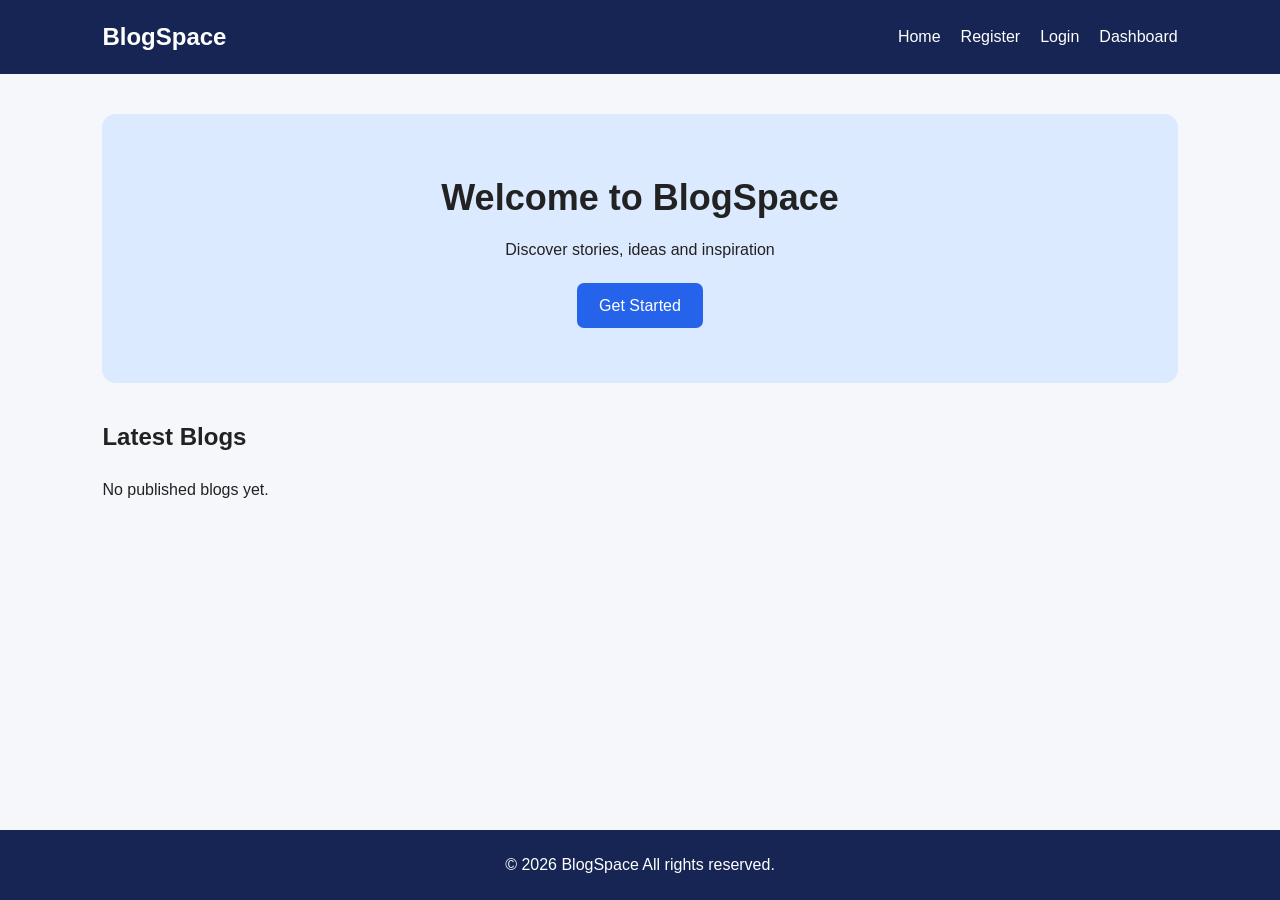
<file: index.html>
<!DOCTYPE html>
<html lang="en">
<head>
    <meta charset="UTF-8">
    <meta name="viewport" content="width=device-width, initial-scale=1.0">
    <title>My Blog Application</title> 
    <link rel="stylesheet" href="css/style.css">
</head>
<body>
    <header class="navbar">
        <h2>BlogSpace</h2>
        <nav>
            <a href="index.html">Home</a>
            <a href="register.html">Register</a>
            <a href="login.html">Login</a>
            <a href="dashboard.html">Dashboard</a>

        </nav>
    </header>

    <main class="container">
        <section class="hero">
            <h1>Welcome to BlogSpace</h1>
            <p>Discover stories, ideas and inspiration</p>
            <a href="register.html" class="btn">Get Started</a>
        </section>

        <h2>Latest Blogs</h2>

        <section class="blog-list" id="homeBlogs">
        <p>Loading blogs...</p>
        </section>
    </main>

    <footer>
        <p>© 2026 BlogSpace All rights reserved.</p>
    </footer>
    <script src="js/script.js"></script>
</body>
</html>
</file>
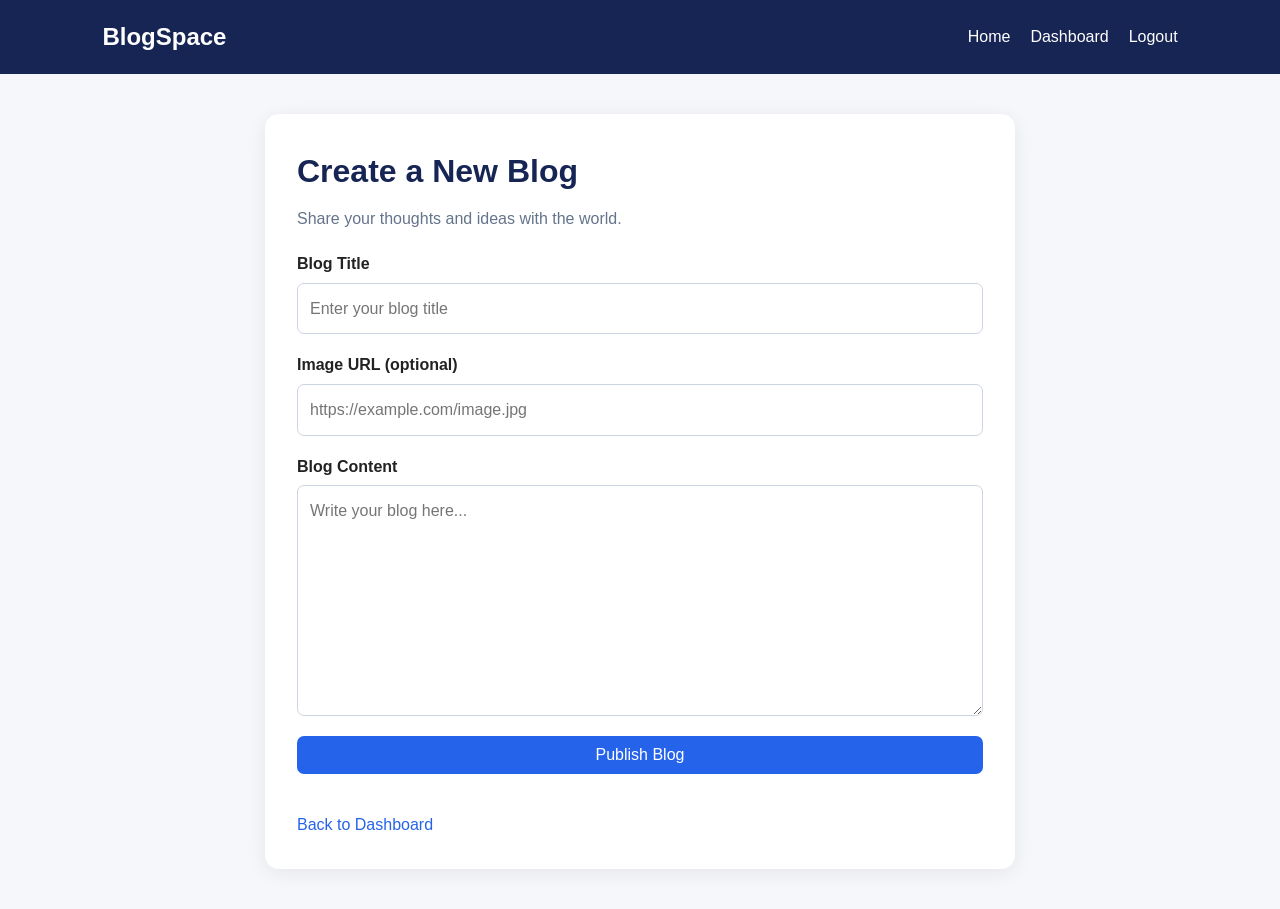
<file: create-blog.html>
<!DOCTYPE html>
<html lang="en">
<head>
  <meta charset="UTF-8">
  <meta name="viewport" content="width=device-width, initial-scale=1.0">
  <title>Create Blog - BlogSpace</title>
  <link rel="stylesheet" href="css/style.css">
</head>
<body>

  <header class="navbar">
    <h2>BlogSpace</h2>
    <nav>
      <a href="index.html">Home</a>
      <a href="dashboard.html">Dashboard</a>
      <a href="login.html">Logout</a>
    </nav>
  </header>

  <main class="create-container">
    <form class="create-card" id="createBlogForm">
      <h1>Create a New Blog</h1>
      <p>Share your thoughts and ideas with the world.</p>

      <label for="blogTitle">Blog Title</label>
      <input type="text" id="blogTitle" placeholder="Enter your blog title" required >

      <label for="blogImage">Image URL (optional)</label>
      <input type="url" id="blogImage" placeholder="https://example.com/image.jpg"
      >

      <label for="blogContent">Blog Content</label>
      <textarea id="blogContent" rows="8" placeholder="Write your blog here..." required></textarea>

      <button type="submit" class="btn">Publish Blog</button>

      <p id="blogMessage"></p>

      <a href="dashboard.html" class="back-link">
        Back to Dashboard
      </a>
    </form>
  </main>

  <script src="js/script.js"></script>
</body>
</html>
</file>
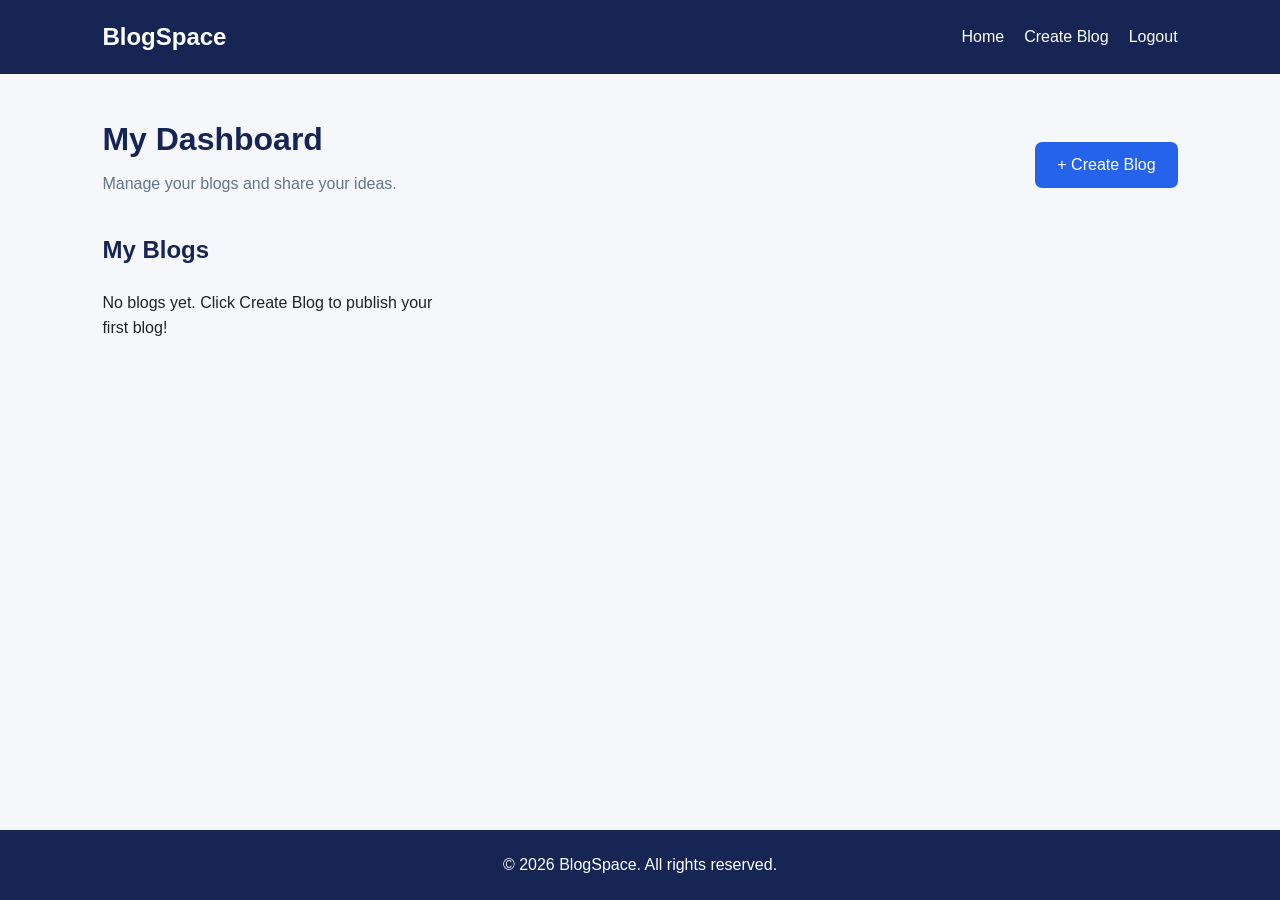
<file: dashboard.html>
<!DOCTYPE html>
<html lang="en">
<head>
  <meta charset="UTF-8">
  <meta name="viewport" content="width=device-width, initial-scale=1.0">
  <title>Dashboard - BlogSpace</title>
  <link rel="stylesheet" href="css/style.css">
</head>
<body>

  <header class="navbar">
    <h2>BlogSpace</h2>
    <nav>
      <a href="index.html">Home</a>
      <a href="create-blog.html">Create Blog</a>
      <a href="login.html">Logout</a>
    </nav>
  </header>

  <main class="container">
    <section class="dashboard-header">
      <div>
        <h1>My Dashboard</h1>
        <p>Manage your blogs and share your ideas.</p>
      </div>
      <a href="create-blog.html" class="btn">+ Create Blog</a>
    </section>

    <h2 class="section-title">My Blogs</h2>

    <section class="blog-list" id="dashboardBlogs">
      <p>Loading your blogs...</p>
    </section>
  </main>

  <footer>
    <p>© 2026 BlogSpace. All rights reserved.</p>
  </footer>

  <script src="js/script.js"></script>
</body>
</html>
</file>
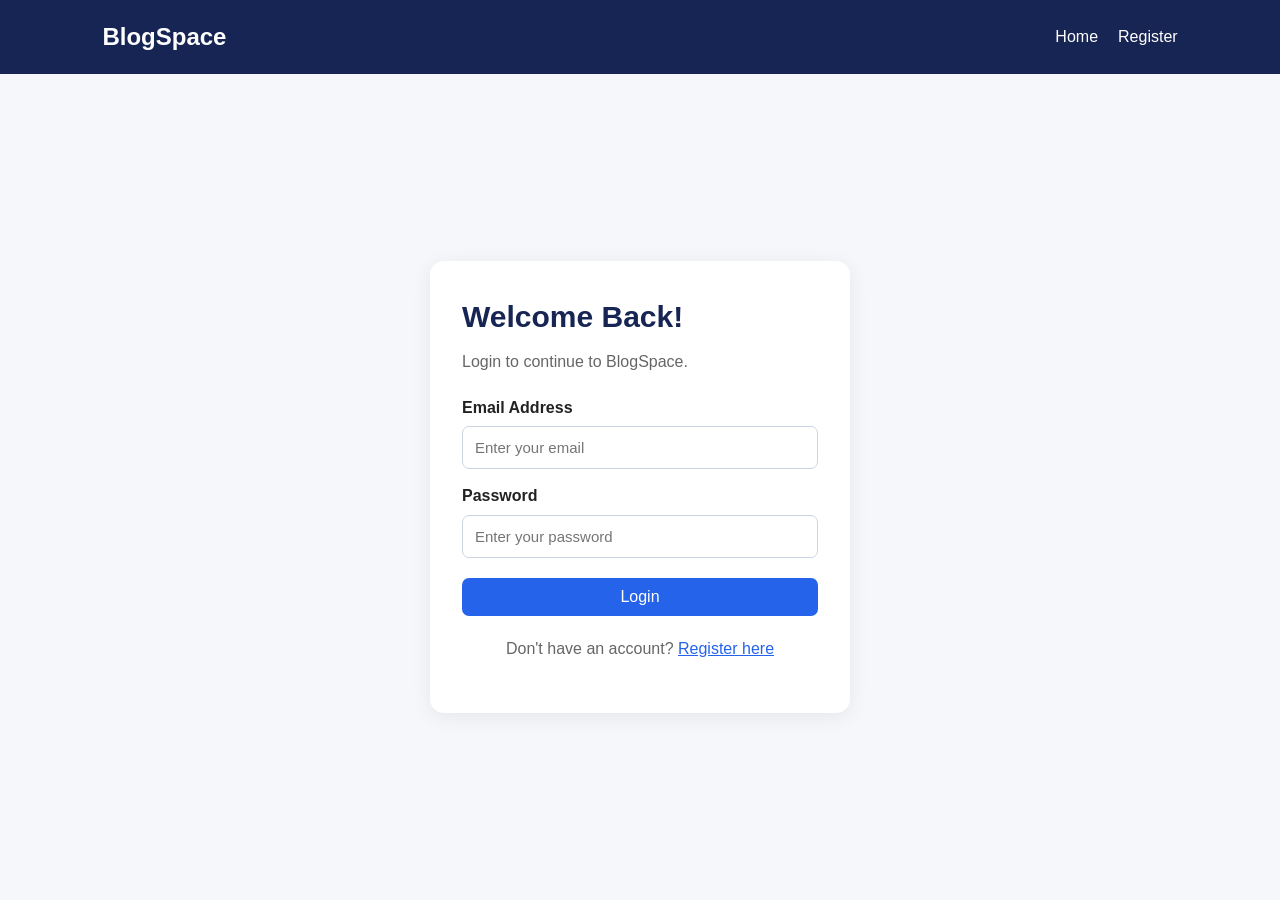
<file: login.html>
<!DOCTYPE html>
<html lang="en">
<head>
    <meta charset="UTF-8">
    <meta name="viewport" content="width=device-width, initial-scale=1.0">
    <title>Login BlogSpace</title>
    <link rel="stylesheet" href="css/style.css">
</head>
<body>
    <header class="navbar">
        <h2>BlogSpace</h2>
        <nav>
            <a href="index.html">Home</a>
            <!-- <a href="login.html">Login</a> -->
            <a href="register.html">Register</a>
        </nav>
    </header>

    <main class="auth-container">
        <form class="auth-card" id="loginForm">
            <h1>Welcome Back!</h1>
            <p>Login to continue to BlogSpace.</p>

            <label for="email">Email Address</label>
            <input type="email" id="email" placeholder="Enter your email" required>

            <label for="password">Password</label>
            <input type="password" id="password" placeholder="Enter your password" required minlength="6">

            <button type="submit" class="btn">Login</button>
            <p id="message"></p>
            <p class="auth-link">
                Don't have an account?
                <a href="register.html">Register here</a>
            </p>
        </form>
    </main>
    <script src="js/script.js"></script>
</body>
</html>
</file>
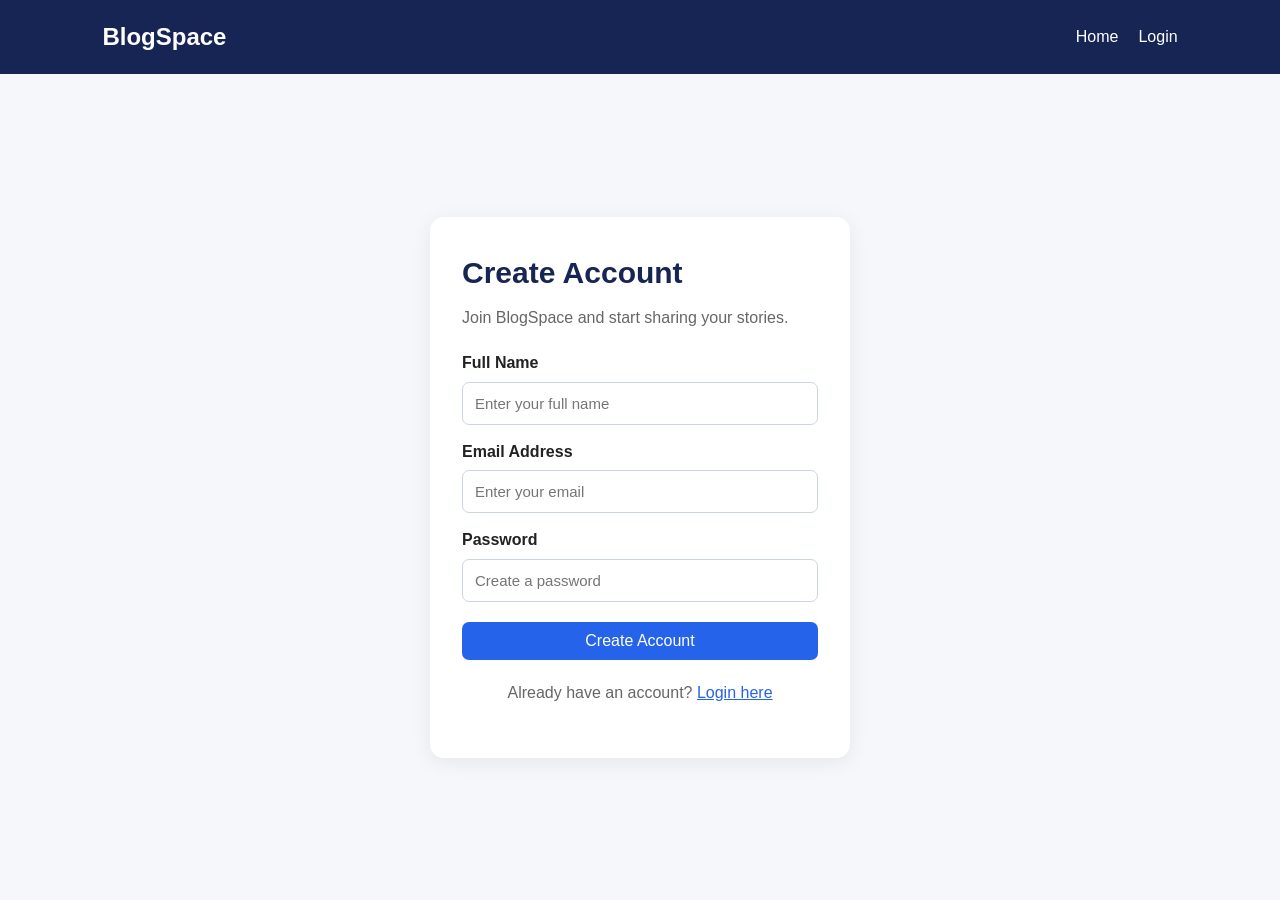
<file: register.html>
<!DOCTYPE html>
<html lang="en">
<head>
    <meta charset="UTF-8">
    <meta name="viewport" content="width=device-width, initial-scale=1.0">
    <title>Register BlogSpace</title>
    <link rel="stylesheet" href="css/style.css">
</head>
<body>
    <header class="navbar">
        <h2>BlogSpace</h2>
        <nav>
            <a href="index.html">Home</a>
            <a href="login.html">Login</a>
        </nav>
    </header>

    <main class="auth-container">
        <form class="auth-card" id="registerForm">
            <h1>Create Account</h1>
            <p>Join BlogSpace and start sharing your stories.</p>

            <label for="name">Full Name</label>
            <input type="text" id="name" placeholder="Enter your full name" required>

            <label for="registerEmail">Email Address</label>
            <input type="email" id="registerEmail" placeholder="Enter your email" required>

            <label for="registerPassword">Password</label>
            <input type="password" id="registerPassword" placeholder="Create a password" minlength="6" required>

            <button type="submit" class="btn">Create Account</button>

            <p id="registerMessage"></p>

            <p class="auth-link">Already have an account?
                <a href="login.html">Login here</a>
            </p>
        </form>
    </main>

    <script src="js/script.js"></script>
</body>
</html>
</file>
<file: css/style.css>
* {
  margin: 0;
  padding: 0;
  box-sizing: border-box;
}

html {
  min-height: 100%;
}

body {
  font-family: Arial, sans-serif;
  background: #f5f7fb;
  color: #222;
  line-height: 1.6;

  min-height: 100vh;
  display: flex;
  flex-direction: column;
}

.navbar {
  background: #172554;
  color: white;
  padding: 18px 8%;
  display: flex;
  justify-content: space-between;
  align-items: center;
  gap: 20px;
}

.navbar nav {
  display: flex;
  gap: 20px;
}

.navbar a {
  color: white;
  text-decoration: none;
}

.container {
  width: 84%;
  max-width: 1100px;
  margin: 40px auto;
}

.hero {
  background: #dbeafe;
  padding: 55px 25px;
  text-align: center;
  border-radius: 14px;
  margin-bottom: 35px;
}

.hero h1 {
  font-size: 36px;
  margin-bottom: 10px;
}

.btn {
  display: inline-block;
  background: #2563eb;
  color: white;
  text-decoration: none;
  padding: 10px 22px;
  border-radius: 7px;
  margin-top: 20px;
}

.blog-list {
  display: grid;
  grid-template-columns: repeat(3, minmax(0, 1fr));
  gap: 20px;
  margin-top: 20px;
}

.blog-card {
  background: white;
  padding: 24px;
  border-radius: 12px;
  box-shadow: 0 3px 12px #00000010;
}

.blog-card h3 {
  margin-bottom: 10px;
}

footer {
  text-align: center;
  padding: 22px;
  background: #172554;
  color: white;
}

.navbar {
  background: #172554;
  color: white;
  padding: 18px 8%;
  display: flex;
  justify-content: space-between;
  align-items: center;
  gap: 20px;
}

.navbar nav {
  display: flex;
  gap: 20px;
}

.navbar a {
  color: white;
  text-decoration: none;
}

.auth-container {
  min-height: 75vh;
  display: flex;
  justify-content: center;
  align-items: center;
  padding: 30px 16px;
}

.auth-card {
  background: white;
  width: 100%;
  max-width: 420px;
  padding: 32px;
  border-radius: 14px;
  box-shadow: 0 4px 20px #00000012;
}

.auth-card h1 {
  color: #172554;
  margin-bottom: 8px;
  font-size: 30px;
}

.auth-card > p {
  color: #666;
  margin-bottom: 20px;
}

.auth-card label {
  display: block;
  margin: 14px 0 6px;
  font-weight: bold;
}

.auth-card input {
  display: block;
  width: 100%;
  padding: 12px;
  border: 1px solid #cbd5e1;
  border-radius: 7px;
  font-size: 15px;
}

.auth-card .btn {
  width: 100%;
  border: none;
  cursor: pointer;
  font-size: 16px;
}

.auth-link {
  text-align: center;
  margin-top: 20px;
}

.auth-link a {
  color: #2563eb;
}

.dashboard-header {
  display: flex;
  justify-content: space-between;
  align-items: center;
  gap: 20px;
  margin-bottom: 35px;
}

.dashboard-header h1 {
  color: #172554;
  font-size: 32px;
  margin-bottom: 5px;
}

.dashboard-header p {
  color: #64748b;
}

.section-title {
  color: #172554;
  margin-bottom: 18px;
}

.blog-date {
  color: #64748b;
  font-size: 13px;
  margin-top: 15px;
}


.blog-image {
  width: 100%;
  height: 180px;
  object-fit: cover;
  border-radius: 8px;
  margin: 12px 0;
}

.create-container {
  width: 92%;
  max-width: 750px;
  margin: 40px auto;
}

.create-card {
  background: white;
  padding: 32px;
  border-radius: 14px;
  box-shadow: 0 4px 20px #00000012;
}

.create-card h1 {
  color: #172554;
  margin-bottom: 8px;
}

.create-card > p {
  color: #64748b;
  margin-bottom: 20px;
}

.create-card label {
  display: block;
  margin: 18px 0 6px;
  font-weight: bold;
}

.create-card input,
.create-card textarea {
  display: block;
  width: 100%;
  padding: 12px;
  border: 1px solid #cbd5e1;
  border-radius: 7px;
  font: inherit;
}

.create-card textarea {
  resize: vertical;
}

.create-card input:focus,
.create-card textarea:focus {
  outline: 2px solid #93c5fd;
  border-color: #2563eb;
}

.create-card .btn {
  width: 100%;
  border: none;
  cursor: pointer;
  font-size: 16px;
}

.back-link {
  display: inline-block;
  margin-top: 18px;
  color: #2563eb;
  text-decoration: none;
}

body > main {
  flex: 1;
}

.delete-btn {
  background: #dc2626;
  color: white;
  border: none;
  padding: 9px 16px;
  border-radius: 6px;
  cursor: pointer;
  margin-top: 15px;
  font-size: 14px;
}

.delete-btn:hover {
  background: #b91c1c;
}

@media (max-width: 700px) {
  .navbar {
    flex-direction: column;
  }

  .blog-list {
    grid-template-columns: 1fr;
  }

  .hero h1 {
    font-size: 28px;
  }

  .container {
    width: 92%;
  }
}

@media (max-width: 600px) {
  .dashboard-header {
    flex-direction: column;
    align-items: flex-start;
  }
}

@media (max-width: 600px) {
  .create-card {
    padding: 22px;
  }
}
</file>
